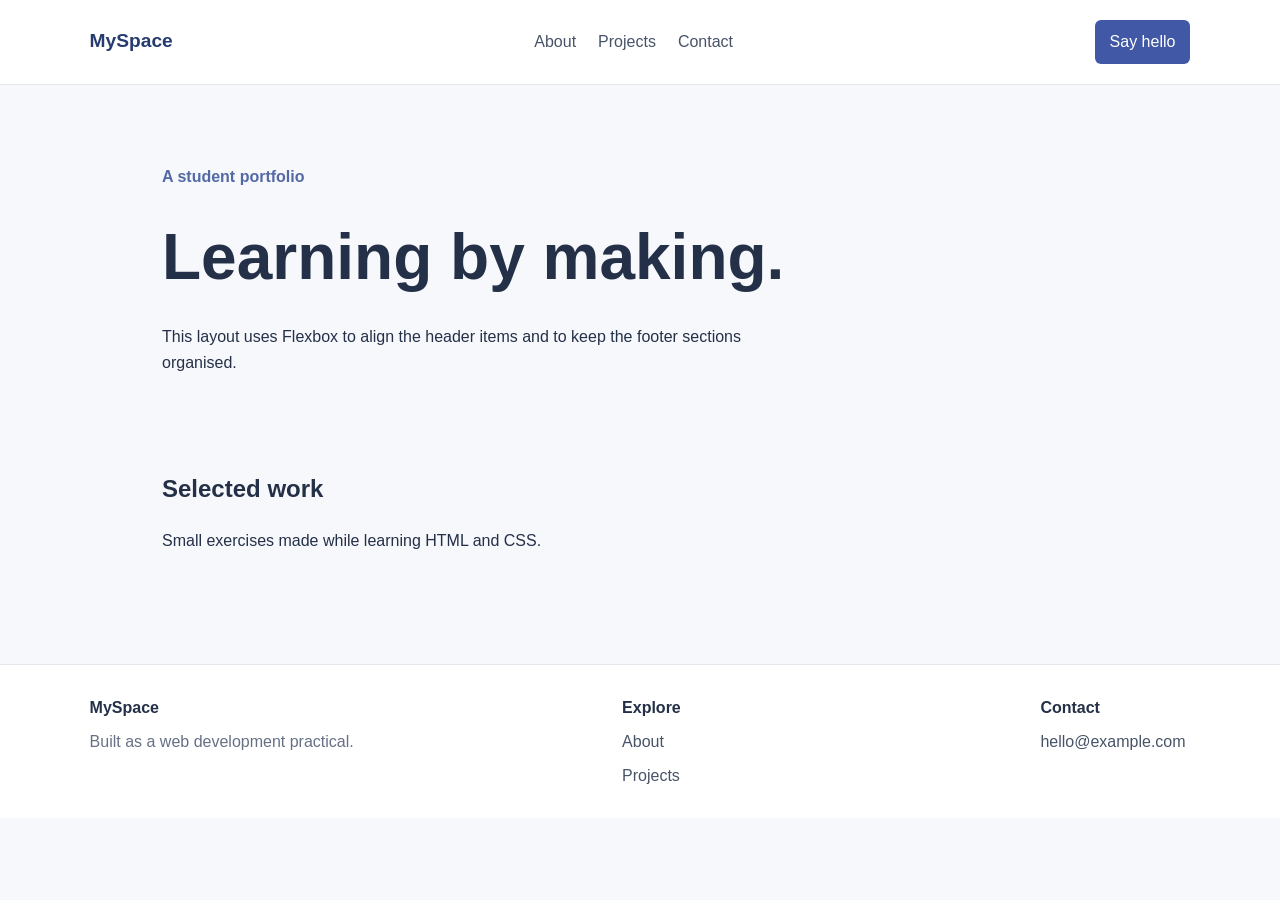
<file: P10/index.html>
<!DOCTYPE html>
<html lang="en">
<head>
  <meta charset="UTF-8">
  <meta name="viewport" content="width=device-width, initial-scale=1.0">
  <title>Flexbox Header and Footer</title>
  <link rel="stylesheet" href="style.css">
</head>
<body>
  <header class="header">
    <a class="logo" href="#">MySpace</a>
    <nav aria-label="Main navigation">
      <a href="#about">About</a>
      <a href="#projects">Projects</a>
      <a href="#contact">Contact</a>
    </nav>
    <a class="header-action" href="#contact">Say hello</a>
  </header>

  <main>
    <section id="about" class="hero">
      <div>
        <p class="eyebrow">A student portfolio</p>
        <h1>Learning by making.</h1>
        <p>This layout uses Flexbox to align the header items and to keep the footer sections organised.</p>
      </div>
    </section>
    <section id="projects" class="projects">
      <h2>Selected work</h2>
      <p>Small exercises made while learning HTML and CSS.</p>
    </section>
  </main>

  <footer class="footer" id="contact">
    <div><strong>MySpace</strong><p>Built as a web development practical.</p></div>
    <div><strong>Explore</strong><a href="#about">About</a><a href="#projects">Projects</a></div>
    <div><strong>Contact</strong><a href="mailto:hello@example.com">hello@example.com</a></div>
  </footer>
</body>
</html>
</file>
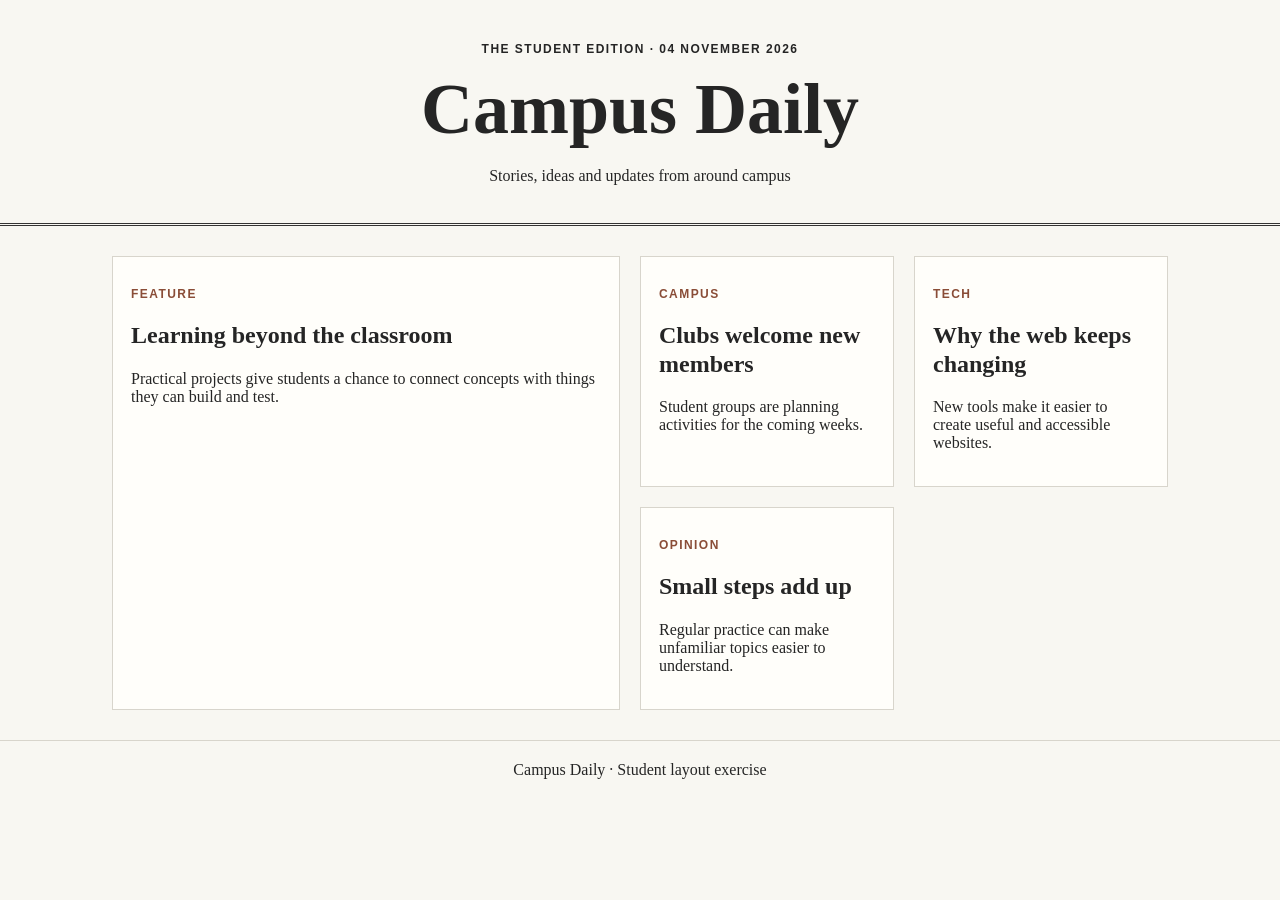
<file: P11/index.html>
<!DOCTYPE html>
<html lang="en">
<head>
  <meta charset="UTF-8">
  <meta name="viewport" content="width=device-width, initial-scale=1.0">
  <title>Campus Daily</title>
  <link rel="stylesheet" href="style.css">
</head>
<body>
  <header class="masthead">
    <p class="date">THE STUDENT EDITION · 04 NOVEMBER 2026</p>
    <h1>Campus Daily</h1>
    <p>Stories, ideas and updates from around campus</p>
  </header>
  <main class="news-grid">
    <article class="lead story"><p class="category">FEATURE</p><h2>Learning beyond the classroom</h2><p>Practical projects give students a chance to connect concepts with things they can build and test.</p></article>
    <article class="story"><p class="category">CAMPUS</p><h2>Clubs welcome new members</h2><p>Student groups are planning activities for the coming weeks.</p></article>
    <article class="story"><p class="category">TECH</p><h2>Why the web keeps changing</h2><p>New tools make it easier to create useful and accessible websites.</p></article>
    <article class="story"><p class="category">OPINION</p><h2>Small steps add up</h2><p>Regular practice can make unfamiliar topics easier to understand.</p></article>
  </main>
  <footer>Campus Daily · Student layout exercise</footer>
</body>
</html>
</file>
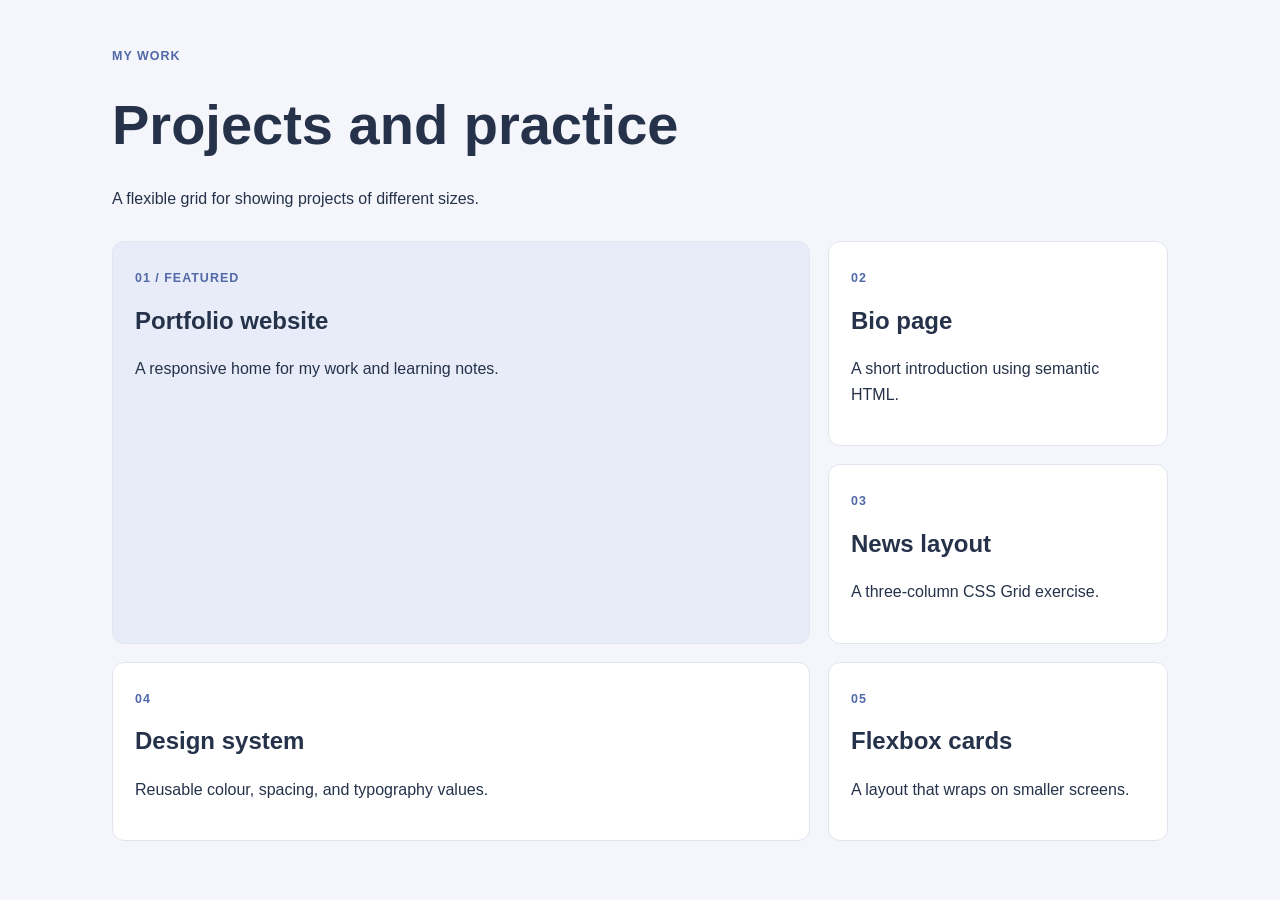
<file: P12/index.html>
<!DOCTYPE html>
<html lang="en">
<head>
  <meta charset="UTF-8">
  <meta name="viewport" content="width=device-width, initial-scale=1.0">
  <title>Portfolio Projects Grid</title>
  <link rel="stylesheet" href="style.css">
</head>
<body>
  <main class="page">
    <header class="intro">
      <p class="eyebrow">MY WORK</p>
      <h1>Projects and practice</h1>
      <p>A flexible grid for showing projects of different sizes.</p>
    </header>
    <section class="projects" aria-label="Portfolio projects">
      <article class="project featured"><span>01 / FEATURED</span><h2>Portfolio website</h2><p>A responsive home for my work and learning notes.</p></article>
      <article class="project"><span>02</span><h2>Bio page</h2><p>A short introduction using semantic HTML.</p></article>
      <article class="project"><span>03</span><h2>News layout</h2><p>A three-column CSS Grid exercise.</p></article>
      <article class="project wide"><span>04</span><h2>Design system</h2><p>Reusable colour, spacing, and typography values.</p></article>
      <article class="project"><span>05</span><h2>Flexbox cards</h2><p>A layout that wraps on smaller screens.</p></article>
    </section>
  </main>
</body>
</html>
</file>
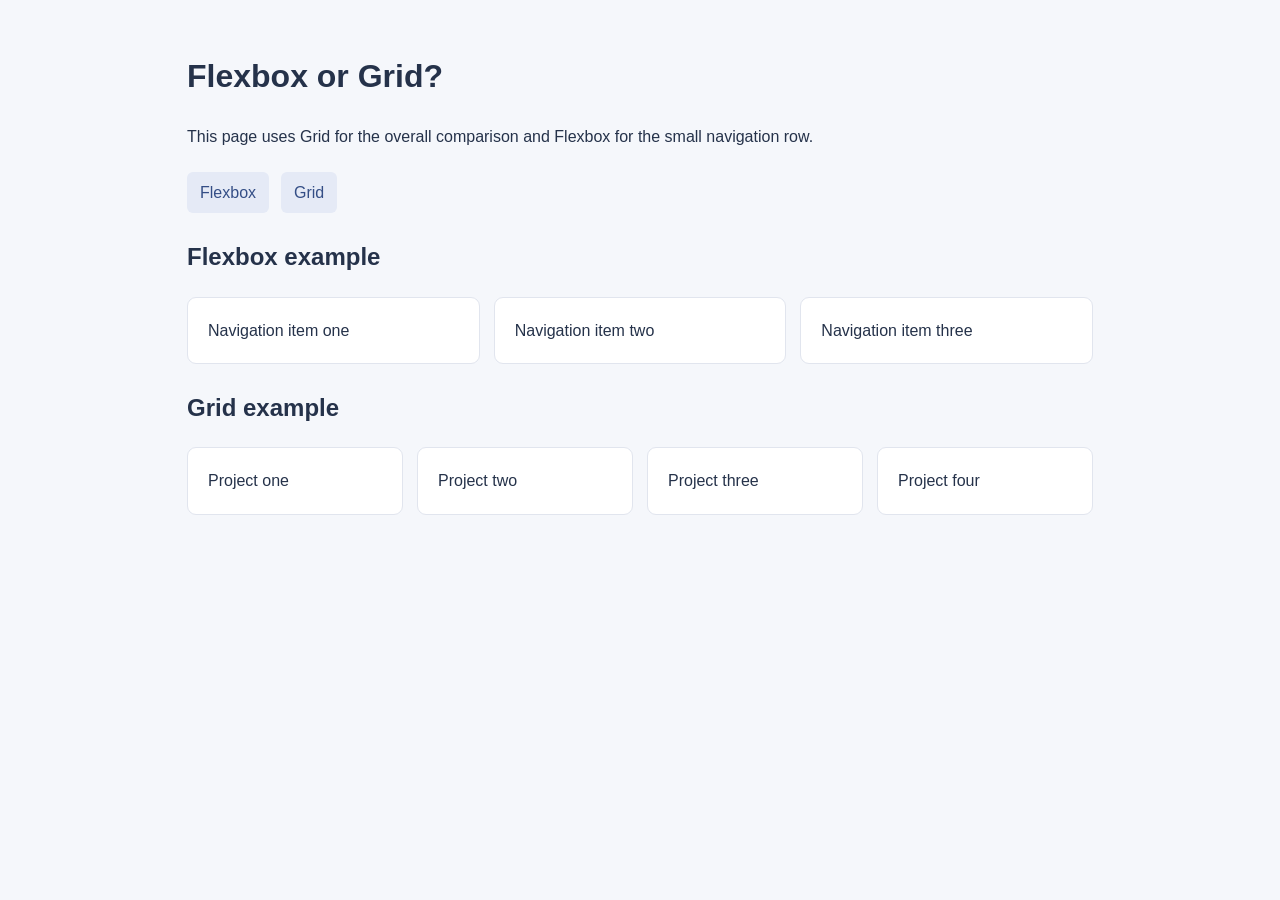
<file: P13/index.html>
<!DOCTYPE html>
<html lang="en">
<head>
  <meta charset="UTF-8">
  <meta name="viewport" content="width=device-width, initial-scale=1.0">
  <title>Flexbox or Grid?</title>
  <link rel="stylesheet" href="style.css">
</head>
<body>
  <main>
    <h1>Flexbox or Grid?</h1>
    <p>This page uses Grid for the overall comparison and Flexbox for the small navigation row.</p>
    <nav aria-label="Examples"><a href="#flex">Flexbox</a><a href="#grid">Grid</a></nav>
    <section id="flex">
      <h2>Flexbox example</h2>
      <div class="flex-list"><article>Navigation item one</article><article>Navigation item two</article><article>Navigation item three</article></div>
    </section>
    <section id="grid">
      <h2>Grid example</h2>
      <div class="grid-list"><article>Project one</article><article>Project two</article><article>Project three</article><article>Project four</article></div>
    </section>
  </main>
</body>
</html>
</file>
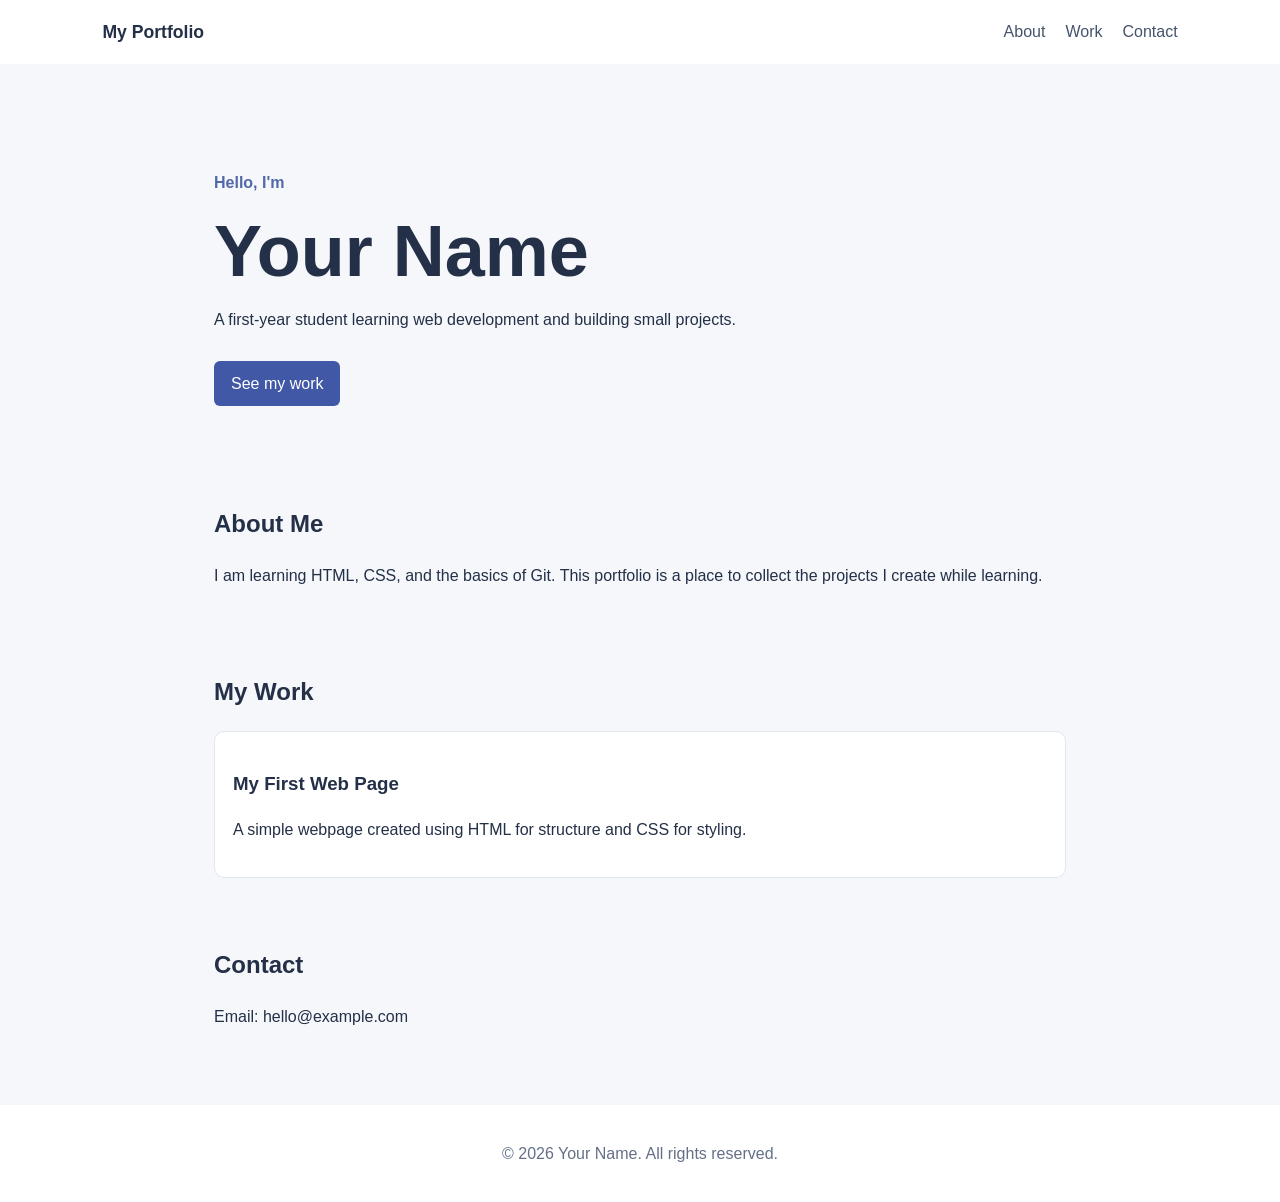
<file: P2/index.html>
<!DOCTYPE html>
<html lang="en">
<head>
  <meta charset="UTF-8">
  <meta name="viewport" content="width=device-width, initial-scale=1.0">
  <meta name="description" content="A simple student portfolio website.">
  <title>My Portfolio</title>
  <link rel="stylesheet" href="style.css">
</head>
<body>
  <header class="site-header">
    <a class="logo" href="#home">My Portfolio</a>
    <nav aria-label="Main navigation">
      <a href="#about">About</a>
      <a href="#work">Work</a>
      <a href="#contact">Contact</a>
    </nav>
  </header>

  <main id="home">
    <section class="intro">
      <p class="eyebrow">Hello, I'm</p>
      <h1>Your Name</h1>
      <p class="intro-text">A first-year student learning web development and building small projects.</p>
      <a class="button" href="#work">See my work</a>
    </section>

    <section id="about" class="section">
      <h2>About Me</h2>
      <p>I am learning HTML, CSS, and the basics of Git. This portfolio is a place to collect the projects I create while learning.</p>
    </section>

    <section id="work" class="section">
      <h2>My Work</h2>
      <article class="project">
        <h3>My First Web Page</h3>
        <p>A simple webpage created using HTML for structure and CSS for styling.</p>
      </article>
    </section>

    <section id="contact" class="section">
      <h2>Contact</h2>
      <p>Email: hello@example.com</p>
    </section>
  </main>

  <footer>
    <p>&copy; 2026 Your Name. All rights reserved.</p>
  </footer>
</body>
</html>
</file>
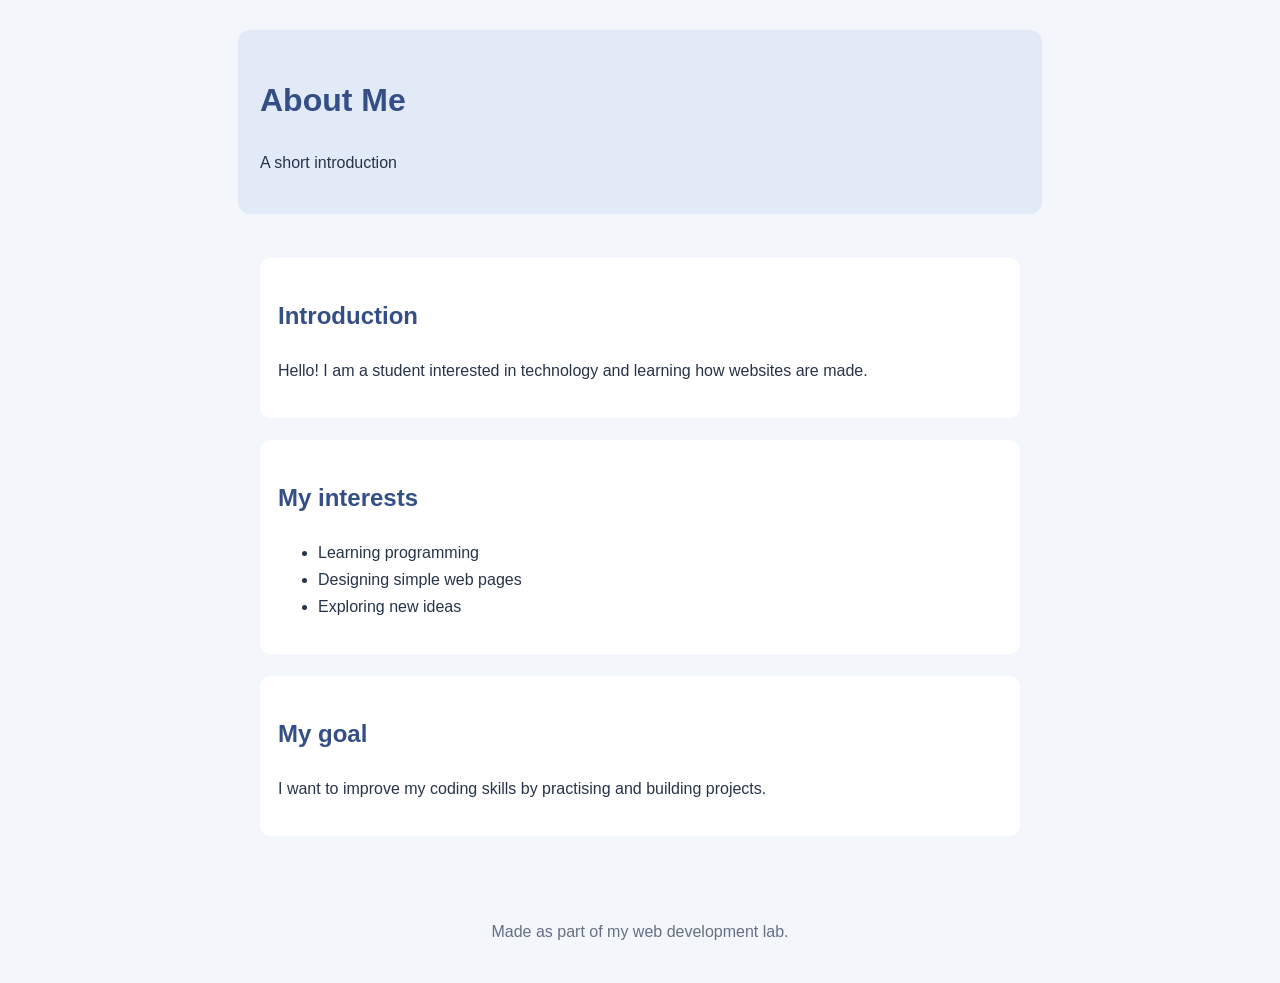
<file: P5/index.html>
<!DOCTYPE html>
<html lang="en">
<head>
  <meta charset="UTF-8">
  <meta name="viewport" content="width=device-width, initial-scale=1.0">
  <title>About Me</title>
  <link rel="stylesheet" href="style.css">
</head>
<body>
  <header>
    <h1>About Me</h1>
    <p>A short introduction</p>
  </header>
  <main>
    <section aria-labelledby="intro-heading">
      <h2 id="intro-heading">Introduction</h2>
      <p>Hello! I am a student interested in technology and learning how websites are made.</p>
    </section>
    <section aria-labelledby="interests-heading">
      <h2 id="interests-heading">My interests</h2>
      <ul>
        <li>Learning programming</li>
        <li>Designing simple web pages</li>
        <li>Exploring new ideas</li>
      </ul>
    </section>
    <section aria-labelledby="goal-heading">
      <h2 id="goal-heading">My goal</h2>
      <p>I want to improve my coding skills by practising and building projects.</p>
    </section>
  </main>
  <footer><p>Made as part of my web development lab.</p></footer>
</body>
</html>
</file>
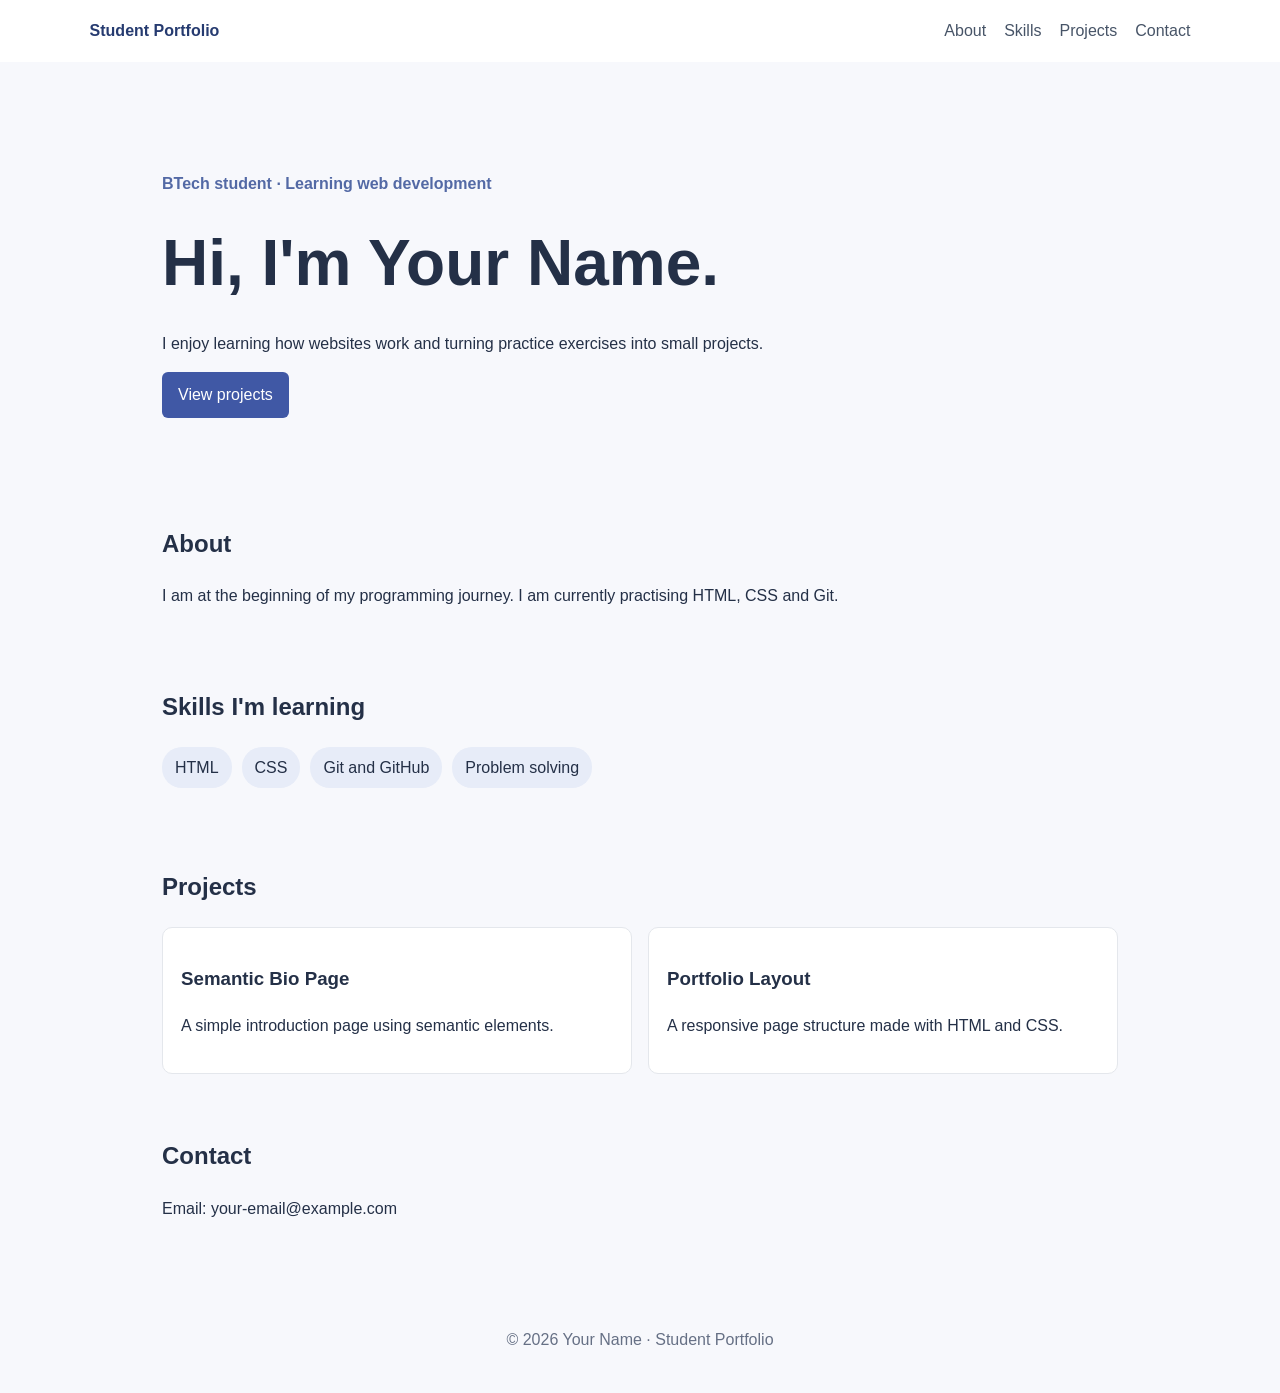
<file: P6/index.html>
<!DOCTYPE html>
<html lang="en">
<head>
  <meta charset="UTF-8">
  <meta name="viewport" content="width=device-width, initial-scale=1.0">
  <title>Student Portfolio</title>
  <link rel="stylesheet" href="style.css">
</head>
<body>
  <header class="top">
    <a class="brand" href="#home">Student Portfolio</a>
    <nav aria-label="Main navigation">
      <a href="#about">About</a>
      <a href="#skills">Skills</a>
      <a href="#projects">Projects</a>
      <a href="#contact">Contact</a>
    </nav>
  </header>
  <main id="home">
    <section class="hero">
      <p class="tag">BTech student · Learning web development</p>
      <h1>Hi, I'm Your Name.</h1>
      <p>I enjoy learning how websites work and turning practice exercises into small projects.</p>
      <a class="link-button" href="#projects">View projects</a>
    </section>
    <section id="about" class="content-section">
      <h2>About</h2>
      <p>I am at the beginning of my programming journey. I am currently practising HTML, CSS and Git.</p>
    </section>
    <section id="skills" class="content-section">
      <h2>Skills I'm learning</h2>
      <ul class="skill-list"><li>HTML</li><li>CSS</li><li>Git and GitHub</li><li>Problem solving</li></ul>
    </section>
    <section id="projects" class="content-section">
      <h2>Projects</h2>
      <div class="project-list">
        <article class="project-card"><h3>Semantic Bio Page</h3><p>A simple introduction page using semantic elements.</p></article>
        <article class="project-card"><h3>Portfolio Layout</h3><p>A responsive page structure made with HTML and CSS.</p></article>
      </div>
    </section>
    <section id="contact" class="content-section">
      <h2>Contact</h2><p>Email: your-email@example.com</p>
    </section>
  </main>
  <footer><p>© 2026 Your Name · Student Portfolio</p></footer>
</body>
</html>
</file>
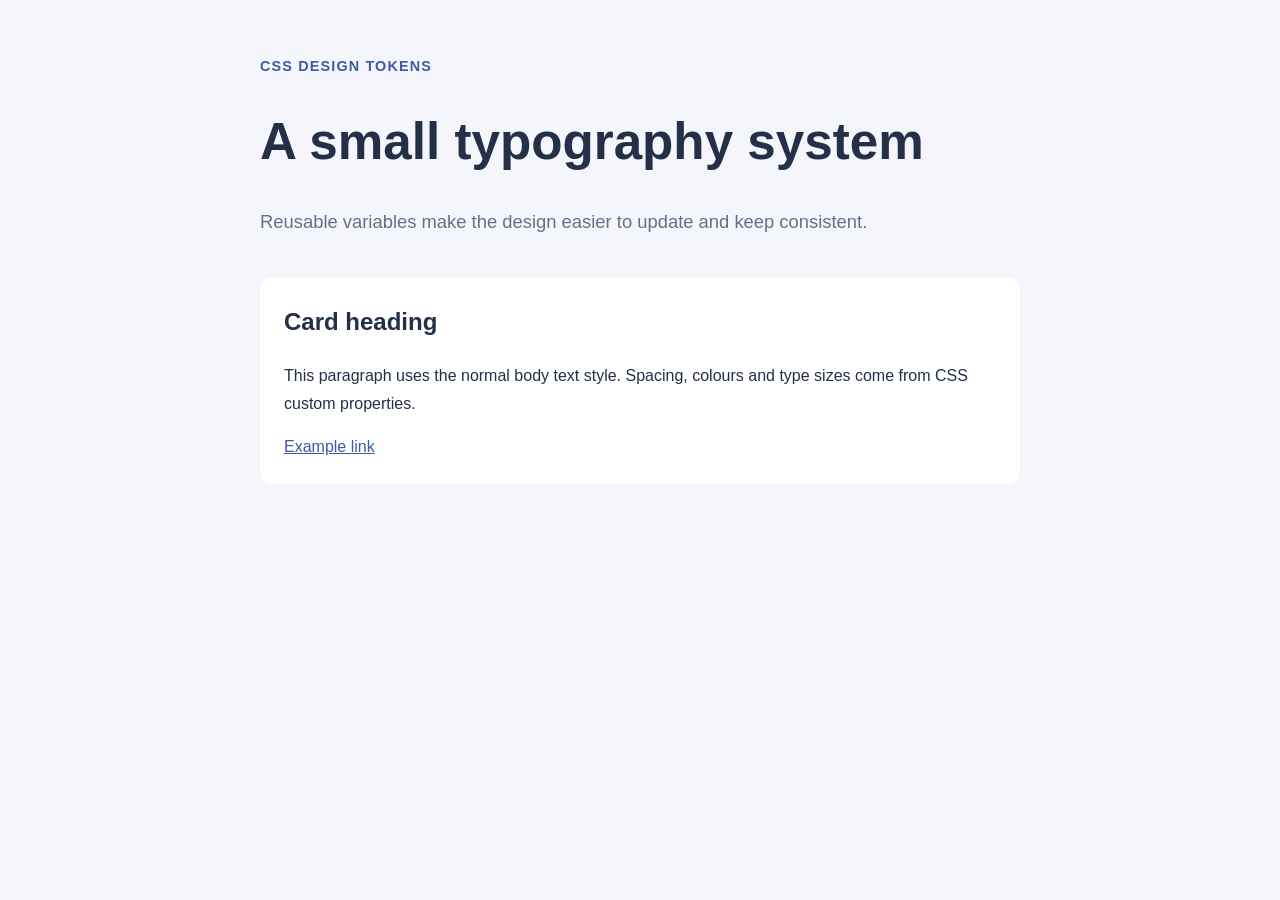
<file: P7/index.html>
<!DOCTYPE html>
<html lang="en">
<head>
  <meta charset="UTF-8">
  <meta name="viewport" content="width=device-width, initial-scale=1.0">
  <title>Design Tokens Demo</title>
  <link rel="stylesheet" href="style.css">
</head>
<body>
  <main class="sample">
    <p class="eyebrow">CSS design tokens</p>
    <h1>A small typography system</h1>
    <p class="lead">Reusable variables make the design easier to update and keep consistent.</p>
    <article class="demo-card">
      <h2>Card heading</h2>
      <p>This paragraph uses the normal body text style. Spacing, colours and type sizes come from CSS custom properties.</p>
      <a href="#top">Example link</a>
    </article>
  </main>
</body>
</html>
</file>
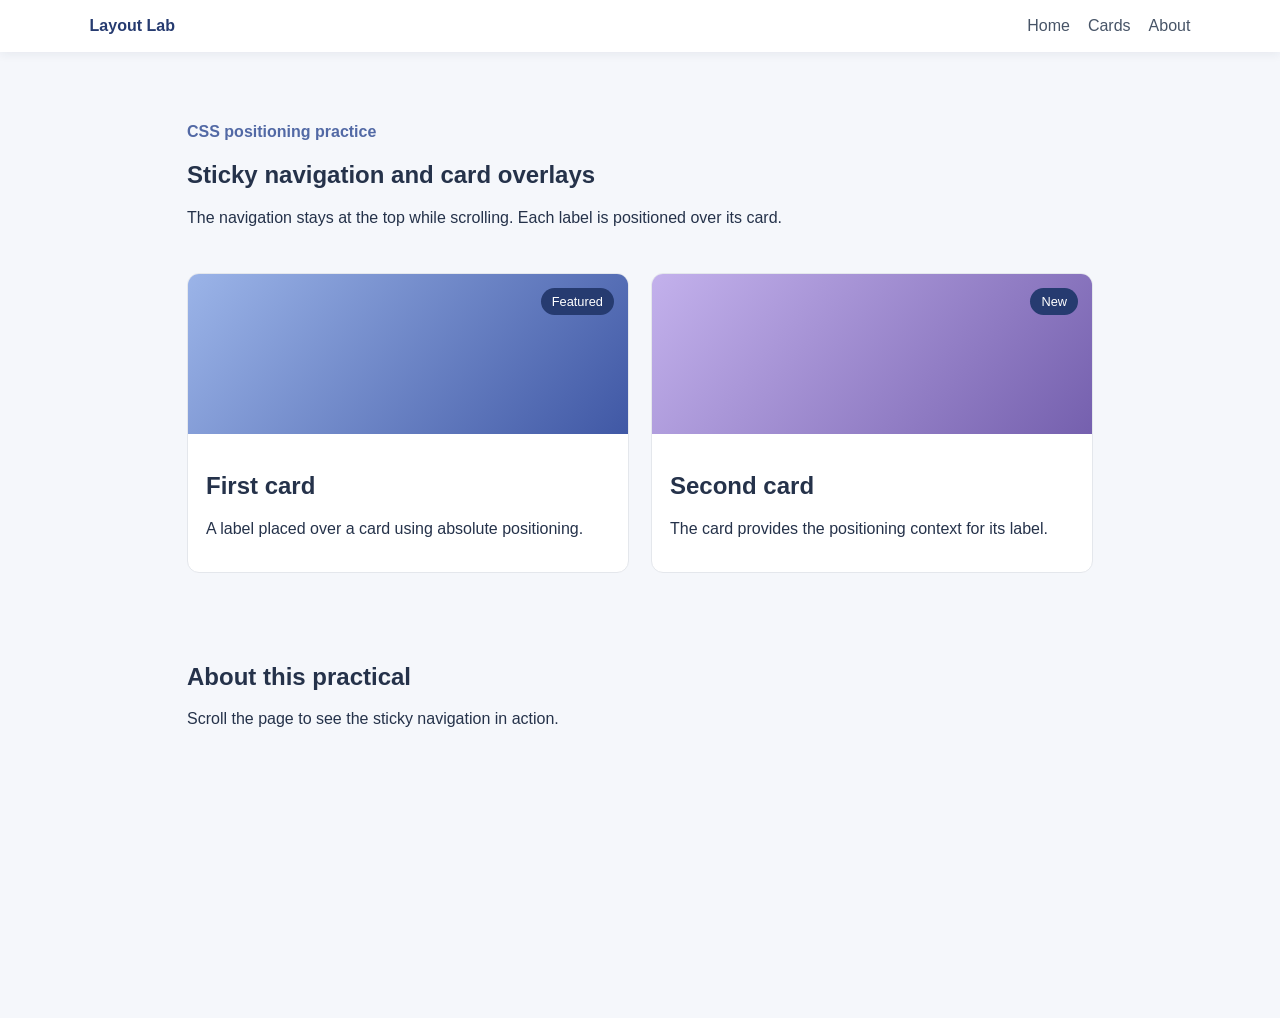
<file: P8/index.html>
<!DOCTYPE html>
<html lang="en">
<head>
  <meta charset="UTF-8">
  <meta name="viewport" content="width=device-width, initial-scale=1.0">
  <title>Sticky Navbar and Card Overlay</title>
  <link rel="stylesheet" href="style.css">
</head>
<body>
  <header class="navbar">
    <a class="brand" href="#home">Layout Lab</a>
    <nav aria-label="Main navigation">
      <a href="#home">Home</a>
      <a href="#cards">Cards</a>
      <a href="#about">About</a>
    </nav>
  </header>

  <main id="home">
    <section class="intro">
      <p class="eyebrow">CSS positioning practice</p>
      <h1>Sticky navigation and card overlays</h1>
      <p>The navigation stays at the top while scrolling. Each label is positioned over its card.</p>
    </section>

    <section id="cards" class="cards" aria-label="Example cards">
      <article class="card">
        <div class="card-image image-one" role="img" aria-label="Blue abstract colour block"></div>
        <span class="card-label">Featured</span>
        <div class="card-content">
          <h2>First card</h2>
          <p>A label placed over a card using absolute positioning.</p>
        </div>
      </article>
      <article class="card">
        <div class="card-image image-two" role="img" aria-label="Purple abstract colour block"></div>
        <span class="card-label">New</span>
        <div class="card-content">
          <h2>Second card</h2>
          <p>The card provides the positioning context for its label.</p>
        </div>
      </article>
    </section>

    <section id="about" class="about">
      <h2>About this practical</h2>
      <p>Scroll the page to see the sticky navigation in action.</p>
    </section>
  </main>
</body>
</html>
</file>
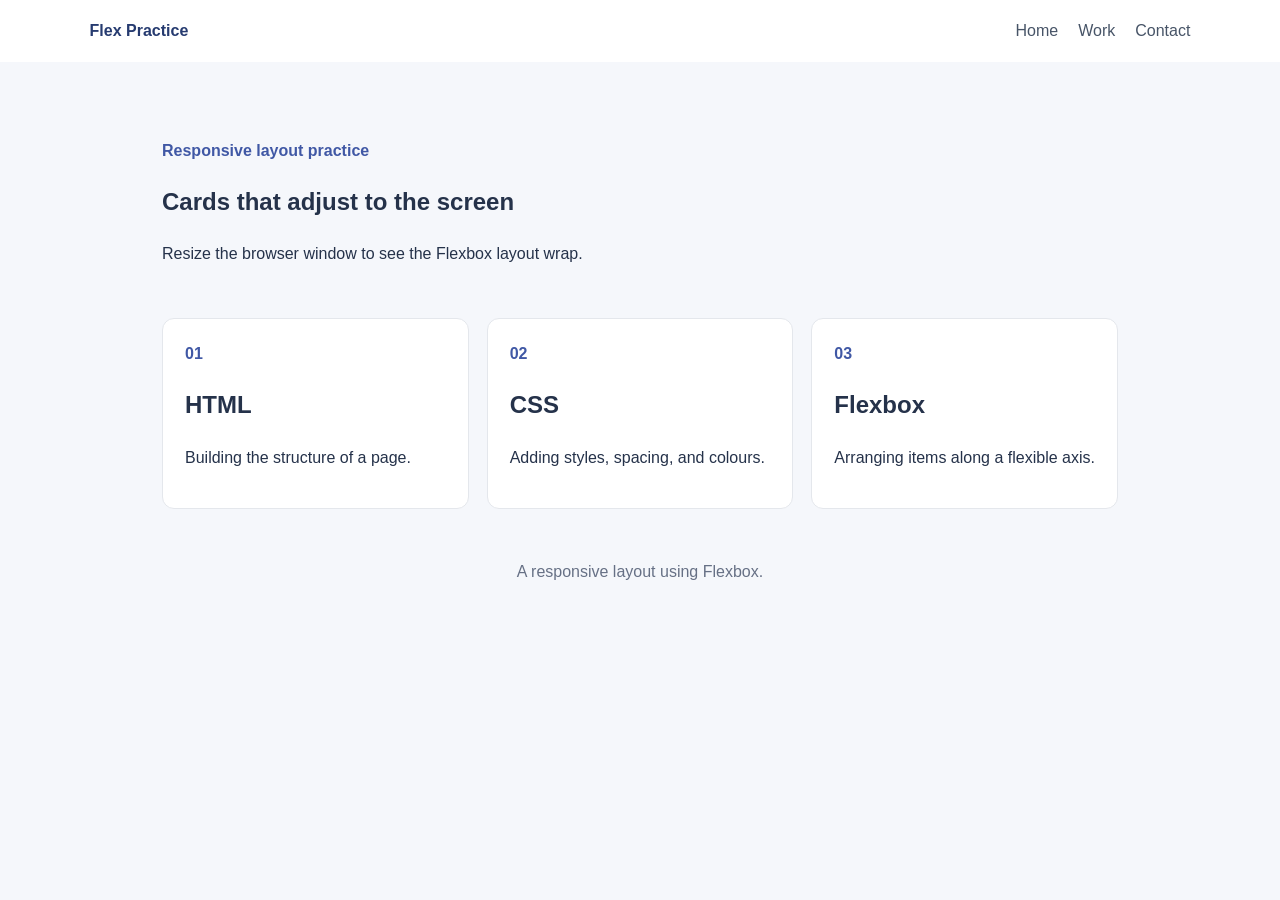
<file: P9/index.html>
<!DOCTYPE html>
<html lang="en">
<head>
  <meta charset="UTF-8">
  <meta name="viewport" content="width=device-width, initial-scale=1.0">
  <title>Responsive Flexbox Layout</title>
  <link rel="stylesheet" href="style.css">
</head>
<body>
  <header class="site-header">
    <a class="brand" href="#home">Flex Practice</a>
    <nav aria-label="Main navigation">
      <a href="#home">Home</a>
      <a href="#work">Work</a>
      <a href="#contact">Contact</a>
    </nav>
  </header>

  <main id="home">
    <section class="intro">
      <p class="eyebrow">Responsive layout practice</p>
      <h1>Cards that adjust to the screen</h1>
      <p>Resize the browser window to see the Flexbox layout wrap.</p>
    </section>

    <section id="work" class="card-grid" aria-label="Learning topics">
      <article class="card"><span>01</span><h2>HTML</h2><p>Building the structure of a page.</p></article>
      <article class="card"><span>02</span><h2>CSS</h2><p>Adding styles, spacing, and colours.</p></article>
      <article class="card"><span>03</span><h2>Flexbox</h2><p>Arranging items along a flexible axis.</p></article>
    </section>
  </main>

  <footer id="contact">A responsive layout using Flexbox.</footer>
</body>
</html>
</file>
<file: P10/style.css>
* { box-sizing: border-box; }
body { margin: 0; font-family: Arial, sans-serif; line-height: 1.6; color: #243047; background: #f7f8fc; }
.header { display: flex; justify-content: space-between; align-items: center; flex-wrap: wrap; gap: 20px; padding: 20px 7%; background: white; border-bottom: 1px solid #e4e7ec; }
.logo { font-size: 1.2rem; font-weight: 700; color: #263b70; text-decoration: none; }
nav { display: flex; flex-wrap: wrap; gap: 22px; }
nav a, .footer a { color: #475467; text-decoration: none; }
.header-action { padding: 9px 15px; color: white; background: #4058a5; border-radius: 6px; text-decoration: none; }
main { max-width: 1000px; margin: auto; padding: 35px 22px; }
.hero { display: flex; align-items: center; min-height: 300px; }
.hero > div { max-width: 650px; }
.eyebrow { color: #5269a5; font-weight: 700; }
h1 { font-size: clamp(2.4rem, 6vw, 4rem); margin: 8px 0; }
.projects { padding: 30px 0 60px; }
.footer { display: flex; justify-content: space-between; align-items: flex-start; flex-wrap: wrap; gap: 30px; padding: 30px 7%; background: white; border-top: 1px solid #e4e7ec; }
.footer > div { display: flex; flex-direction: column; gap: 8px; min-width: 150px; }
.footer p { margin: 0; color: #667085; }
@media (max-width: 620px) {
  .header { align-items: flex-start; flex-direction: column; }
  .footer { flex-direction: column; }
}
</file>
<file: P11/style.css>
* { box-sizing: border-box; }
body { margin: 0; color: #252525; font-family: Georgia, serif; background: #f8f7f2; }
.masthead { padding: 30px 5% 22px; text-align: center; border-bottom: 3px double #333; }
.masthead h1 { margin: 8px 0; font-size: clamp(2.5rem, 7vw, 4.5rem); }
.date, .category { font: 700 .75rem Arial, sans-serif; letter-spacing: .12em; }
.news-grid { display: grid; grid-template-columns: 2fr 1fr 1fr; gap: 20px; max-width: 1100px; margin: 30px auto; padding: 0 22px; }
.story { padding: 18px; border: 1px solid #d8d5cc; background: #fffefa; }
.story h2 { line-height: 1.2; }
.lead { grid-row: span 2; }
.category { color: #8a4d37; }
footer { padding: 20px; text-align: center; border-top: 1px solid #d8d5cc; }
@media (max-width: 760px) { .news-grid { grid-template-columns: 1fr 1fr; } .lead { grid-row: auto; grid-column: 1 / -1; } }
@media (max-width: 480px) { .news-grid { grid-template-columns: 1fr; } .lead { grid-column: auto; } }
</file>
<file: P12/style.css>
* { box-sizing: border-box; }
body { margin: 0; font-family: Arial, sans-serif; color: #25324a; background: #f4f6fb; line-height: 1.6; }
.page { max-width: 1100px; margin: auto; padding: 35px 22px; }
.intro { margin-bottom: 30px; }
.eyebrow, .project span { color: #5269a8; font-size: .78rem; font-weight: 700; letter-spacing: .08em; }
h1 { font-size: clamp(2.2rem, 5vw, 3.5rem); margin: 8px 0; }
.projects { display: grid; grid-template-columns: repeat(3, minmax(0, 1fr)); grid-auto-rows: minmax(170px, auto); gap: 18px; }
.project { padding: 22px; background: white; border: 1px solid #e1e5ee; border-radius: 12px; }
.project h2 { margin: 12px 0 6px; }
.featured { grid-column: span 2; grid-row: span 2; background: #e7ecf8; }
.wide { grid-column: span 2; }
@media (max-width: 720px) { .projects { grid-template-columns: repeat(2, minmax(0, 1fr)); } .featured { grid-row: auto; } }
@media (max-width: 480px) { .projects { grid-template-columns: 1fr; } .featured, .wide { grid-column: auto; } }
</file>
<file: P13/style.css>
* { box-sizing: border-box; }
body { margin: 0; font-family: Arial, sans-serif; color: #25324a; background: #f5f7fb; line-height: 1.6; }
main { max-width: 950px; margin: auto; padding: 30px 22px; }
nav { display: flex; flex-wrap: wrap; gap: 12px; margin: 22px 0; }
nav a { padding: 8px 13px; background: #e5eaf6; border-radius: 6px; color: #344e86; text-decoration: none; }
section { margin: 25px 0; }
.flex-list { display: flex; flex-wrap: wrap; gap: 14px; }
.flex-list article, .grid-list article { padding: 20px; background: white; border: 1px solid #e1e5ee; border-radius: 9px; }
.flex-list article { flex: 1 1 180px; }
.grid-list { display: grid; grid-template-columns: repeat(auto-fit, minmax(180px, 1fr)); gap: 14px; }
</file>
<file: P2/style.css>
* {
  box-sizing: border-box;
}

html {
  scroll-behavior: smooth;
}

body {
  margin: 0;
  font-family: Arial, sans-serif;
  color: #243047;
  background: #f5f7fb;
  line-height: 1.6;
}

.site-header {
  display: flex;
  justify-content: space-between;
  align-items: center;
  gap: 20px;
  padding: 18px 8%;
  background: #ffffff;
}

.logo {
  color: #243047;
  font-size: 1.1rem;
  font-weight: 700;
  text-decoration: none;
}

nav {
  display: flex;
  flex-wrap: wrap;
  gap: 20px;
}

nav a {
  color: #45536b;
  text-decoration: none;
}

nav a:hover {
  color: #4058a5;
}

main {
  max-width: 900px;
  margin: 0 auto;
  padding: 35px 24px;
}

.intro {
  padding: 55px 0;
}

.eyebrow {
  color: #5269a8;
  font-weight: 700;
}

h1 {
  margin: 5px 0;
  font-size: clamp(2.5rem, 7vw, 4.5rem);
  line-height: 1.1;
}

.intro-text {
  max-width: 600px;
}

.button {
  display: inline-block;
  margin-top: 12px;
  padding: 10px 17px;
  color: #ffffff;
  background: #4058a5;
  border-radius: 6px;
  text-decoration: none;
}

.button:hover {
  background: #2f447f;
}

.section {
  padding: 24px 0;
}

.project {
  padding: 18px;
  background: #ffffff;
  border: 1px solid #e1e6ef;
  border-radius: 10px;
}

footer {
  padding: 20px;
  color: #647087;
  text-align: center;
  background: #ffffff;
}

@media (max-width: 600px) {
  .site-header {
    align-items: flex-start;
    flex-direction: column;
  }

  nav {
    gap: 14px;
  }
}
</file>
<file: P5/style.css>
body {
  margin: 0;
  font-family: Arial, sans-serif;
  line-height: 1.7;
  color: #263449;
  background: #f3f6fa;
}
header, main, footer {
  max-width: 760px;
  margin: auto;
  padding: 22px;
}
header {
  margin-top: 30px;
  background: #e2e9f7;
  border-radius: 12px;
}
section {
  margin: 22px 0;
  padding: 18px;
  background: white;
  border-radius: 10px;
}
h1, h2 { color: #344e86; }
footer { color: #667085; text-align: center; }
</file>
<file: P6/style.css>
* { box-sizing: border-box; }
html { scroll-behavior: smooth; }
body { margin: 0; font-family: Arial, sans-serif; line-height: 1.6; color: #243047; background: #f7f8fc; }
.top { display: flex; justify-content: space-between; align-items: center; gap: 20px; padding: 18px 7%; background: white; }
.brand { font-weight: 700; color: #263b70; text-decoration: none; }
nav { display: flex; flex-wrap: wrap; gap: 18px; }
nav a { color: #475467; text-decoration: none; }
main { max-width: 1000px; margin: auto; padding: 28px 22px; }
.hero { padding: 65px 0; }
.hero h1 { font-size: clamp(2.3rem, 6vw, 4rem); margin: 8px 0; }
.tag { color: #5369a5; font-weight: 700; }
.link-button { display: inline-block; padding: 10px 16px; background: #4058a5; color: white; border-radius: 6px; text-decoration: none; }
.content-section { padding: 22px 0; }
.skill-list { display: flex; flex-wrap: wrap; gap: 10px; padding: 0; list-style: none; }
.skill-list li { background: #e7ecf8; padding: 8px 13px; border-radius: 20px; }
.project-list { display: flex; flex-wrap: wrap; gap: 16px; }
.project-card { flex: 1 1 240px; padding: 18px; background: white; border: 1px solid #e4e7ec; border-radius: 10px; }
footer { text-align: center; padding: 24px; color: #667085; }
@media (max-width: 600px) { .top { align-items: flex-start; flex-direction: column; } }
</file>
<file: P7/style.css>
:root {
  --color-text: #243047;
  --color-muted: #667085;
  --color-primary: #4058a5;
  --color-surface: #ffffff;
  --color-page: #f4f6fb;
  --space-1: 8px;
  --space-2: 16px;
  --space-3: 24px;
  --space-4: 40px;
  --font-body: Arial, sans-serif;
  --text-small: 0.9rem;
  --text-body: 1rem;
  --text-heading: clamp(2rem, 5vw, 3.2rem);
}
* { box-sizing: border-box; }
body { margin: 0; padding: var(--space-4) 20px; background: var(--color-page); color: var(--color-text); font-family: var(--font-body); line-height: 1.7; }
.sample { max-width: 760px; margin: auto; }
.eyebrow { color: var(--color-primary); font-size: var(--text-small); font-weight: 700; text-transform: uppercase; letter-spacing: 0.08em; }
h1 { font-size: var(--text-heading); line-height: 1.15; }
.lead { color: var(--color-muted); font-size: 1.15rem; }
.demo-card { margin-top: var(--space-4); padding: var(--space-3); background: var(--color-surface); border-radius: 12px; }
.demo-card h2 { margin-top: 0; }
.demo-card a { color: var(--color-primary); }
</file>
<file: P8/style.css>
* { box-sizing: border-box; }
html { scroll-behavior: smooth; }
body { margin: 0; font-family: Arial, sans-serif; color: #25324a; background: #f5f7fb; }
.navbar { position: sticky; top: 0; z-index: 10; display: flex; justify-content: space-between; align-items: center; gap: 20px; padding: 17px 7%; background: white; box-shadow: 0 2px 10px #1d2b4412; }
.brand { color: #263b70; font-weight: 700; text-decoration: none; }
nav { display: flex; gap: 18px; }
nav a { color: #475467; text-decoration: none; }
main { max-width: 950px; margin: auto; padding: 25px 22px; }
.intro { padding: 30px 0; }
.eyebrow { color: #5269a5; font-weight: 700; }
.cards { display: flex; flex-wrap: wrap; gap: 22px; }
.card { position: relative; flex: 1 1 280px; overflow: hidden; background: white; border-radius: 12px; border: 1px solid #e4e7ec; }
.card-image { height: 160px; }
.image-one { background: linear-gradient(130deg, #9bb4e8, #4058a5); }
.image-two { background: linear-gradient(130deg, #c3b1ec, #7560ae); }
.card-label { position: absolute; top: 14px; right: 14px; padding: 6px 11px; color: white; background: #263b70; border-radius: 20px; font-size: .8rem; }
.card-content { padding: 18px; }
.about { min-height: 420px; padding-top: 70px; }
@media (max-width: 520px) {
  .navbar { align-items: flex-start; flex-direction: column; gap: 12px; }
  nav { flex-wrap: wrap; }
}
</file>
<file: P9/style.css>
* { box-sizing: border-box; }
body { margin: 0; font-family: Arial, sans-serif; color: #25324a; background: #f5f7fb; line-height: 1.6; }
.site-header { display: flex; justify-content: space-between; align-items: center; gap: 20px; padding: 18px 7%; background: white; }
.brand { font-weight: 700; color: #263b70; text-decoration: none; }
nav { display: flex; flex-wrap: wrap; gap: 20px; }
nav a { color: #475467; text-decoration: none; }
main { max-width: 1000px; margin: auto; padding: 25px 22px; }
.intro { padding: 35px 0; }
.eyebrow { color: #4058a5; font-weight: 700; }
.card-grid { display: flex; flex-wrap: wrap; gap: 18px; }
.card { flex: 1 1 230px; padding: 22px; background: white; border: 1px solid #e4e7ec; border-radius: 12px; }
.card span { color: #4058a5; font-weight: 700; }
footer { padding: 25px; text-align: center; color: #667085; }
@media (max-width: 560px) {
  .site-header { align-items: flex-start; flex-direction: column; }
  nav { gap: 12px; }
}
</file>
